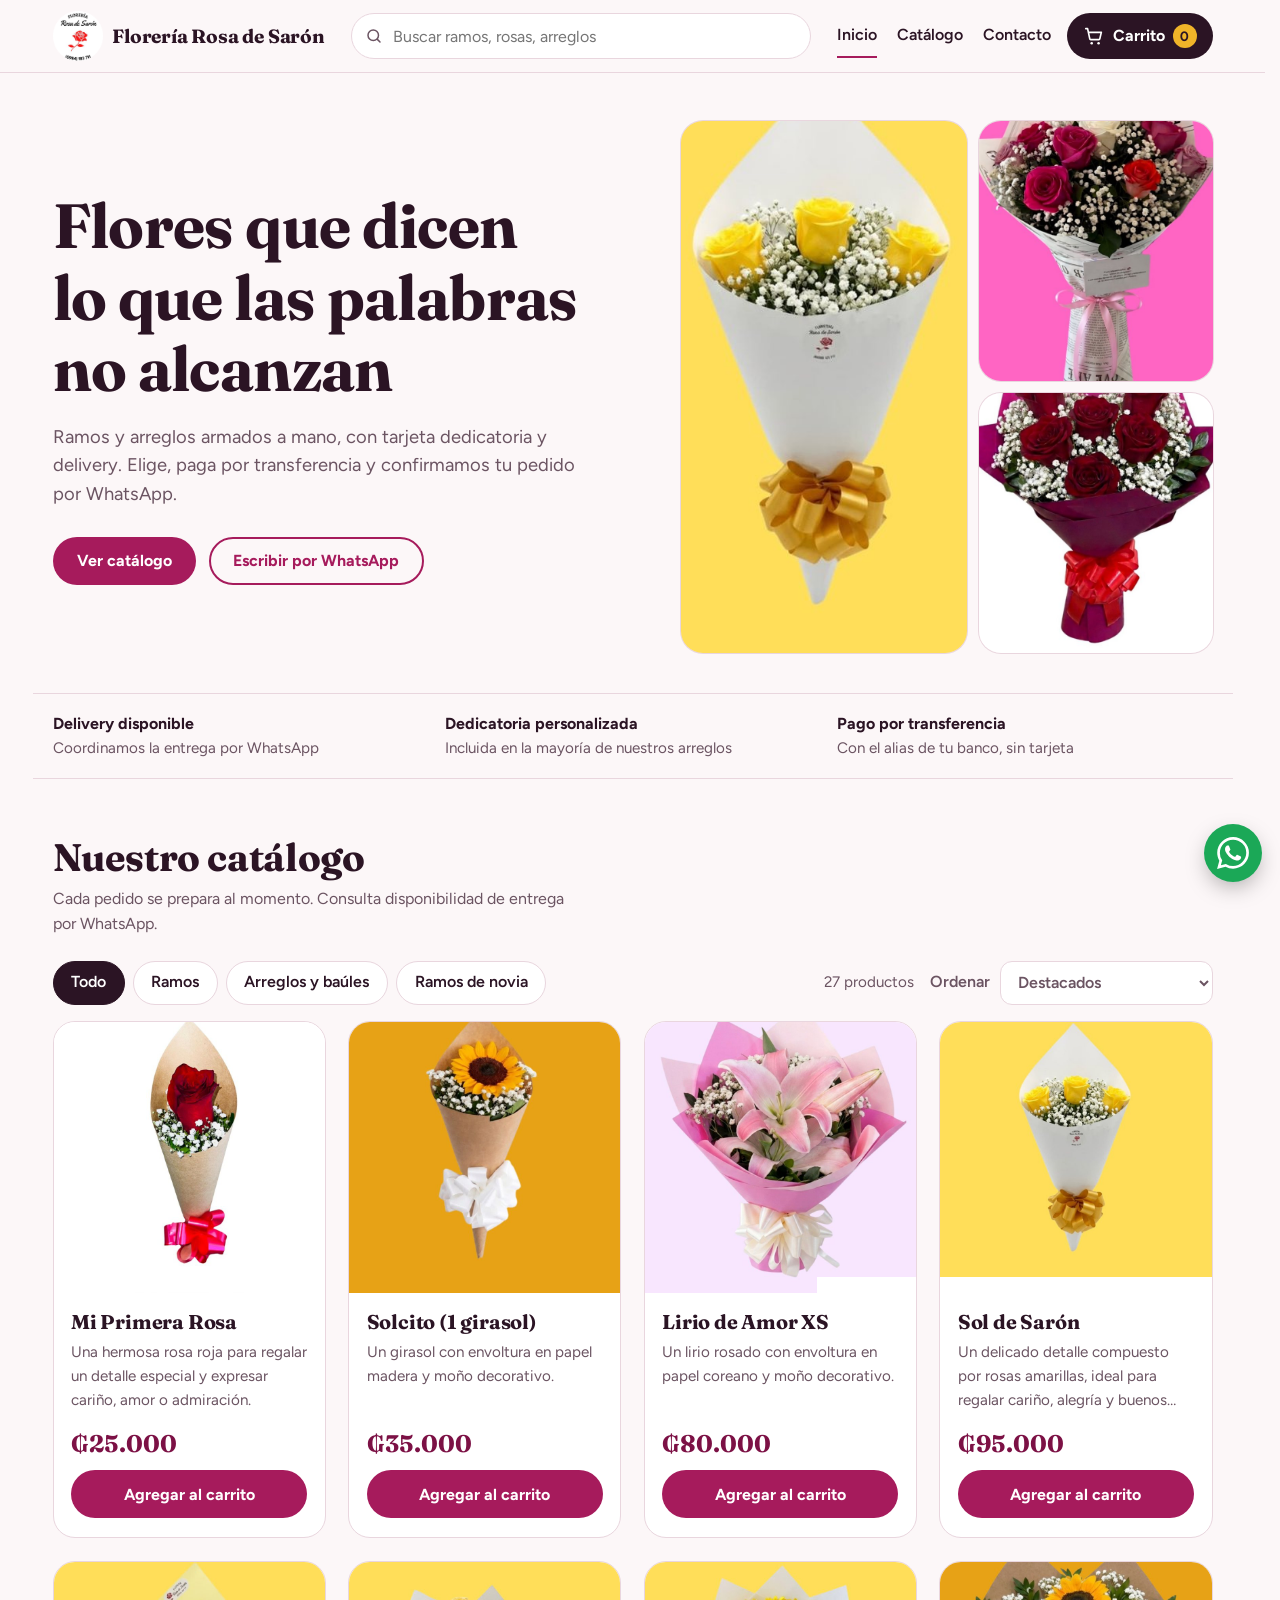
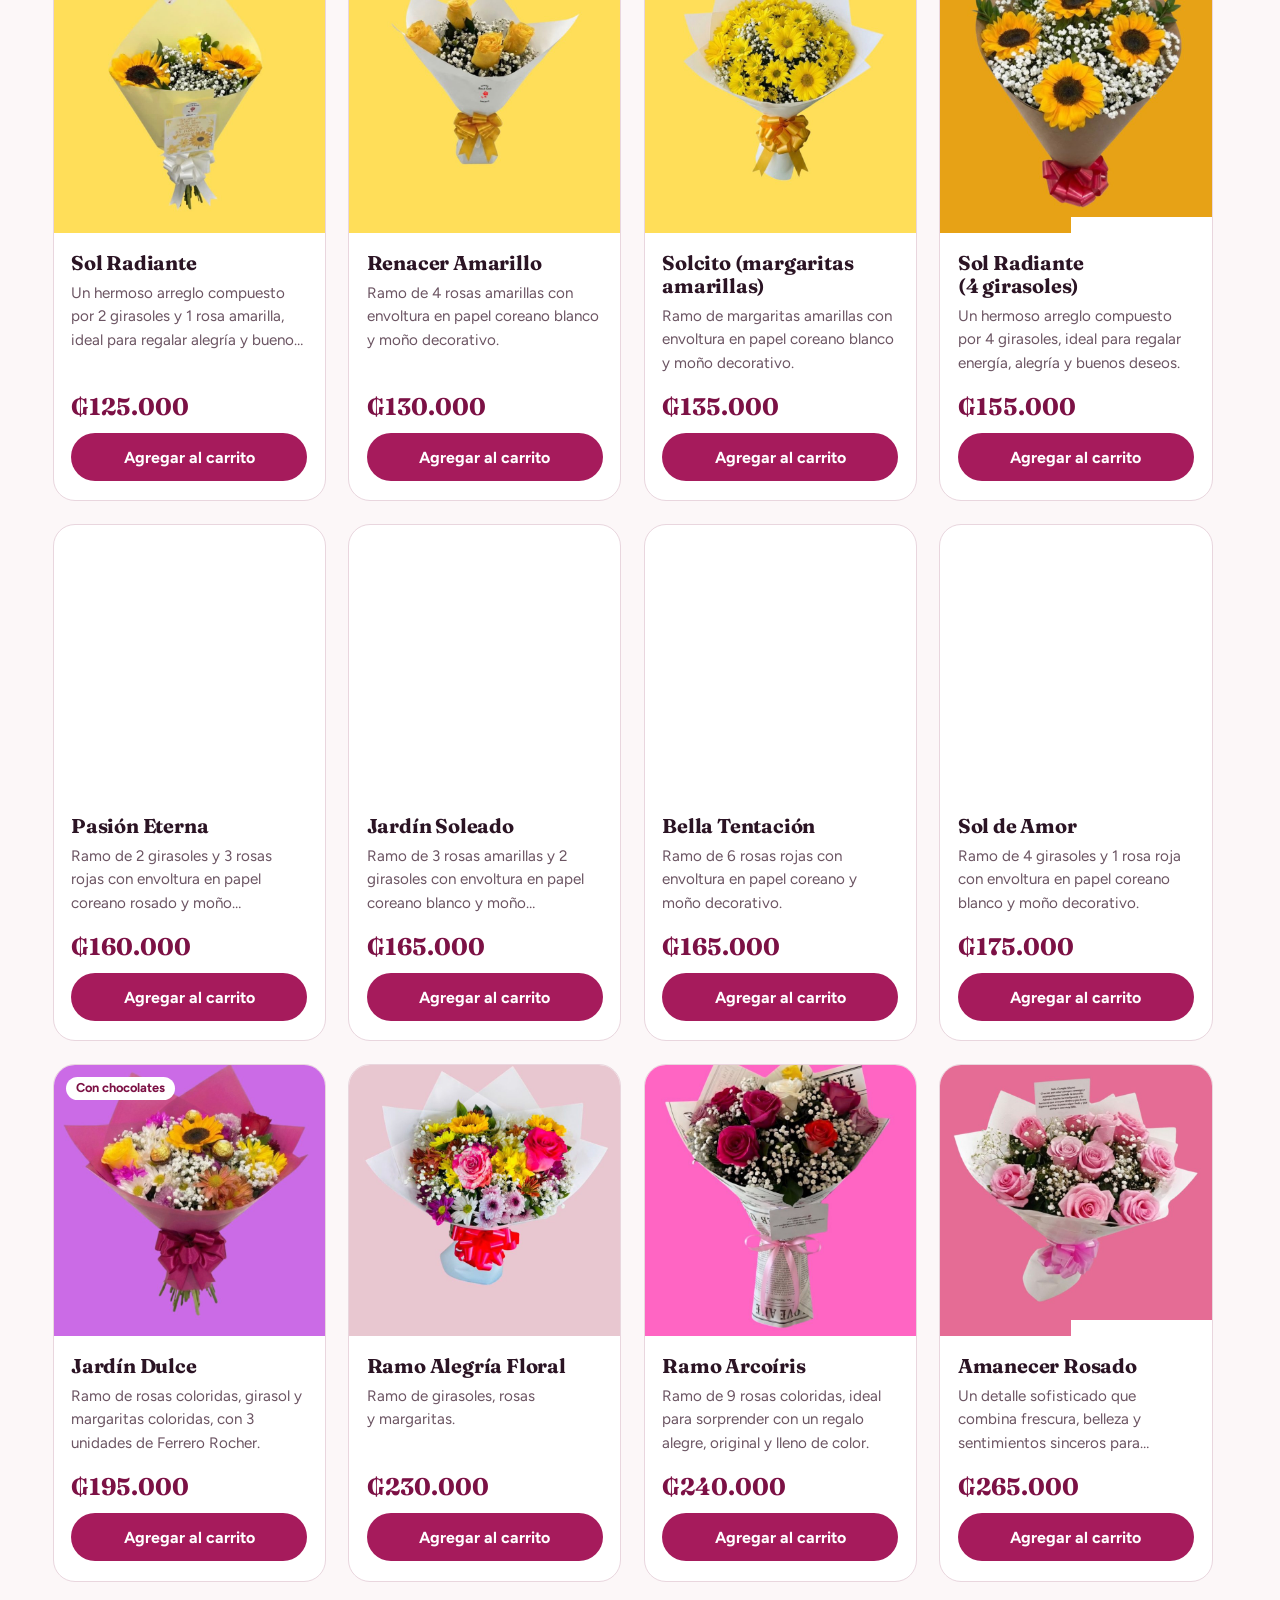
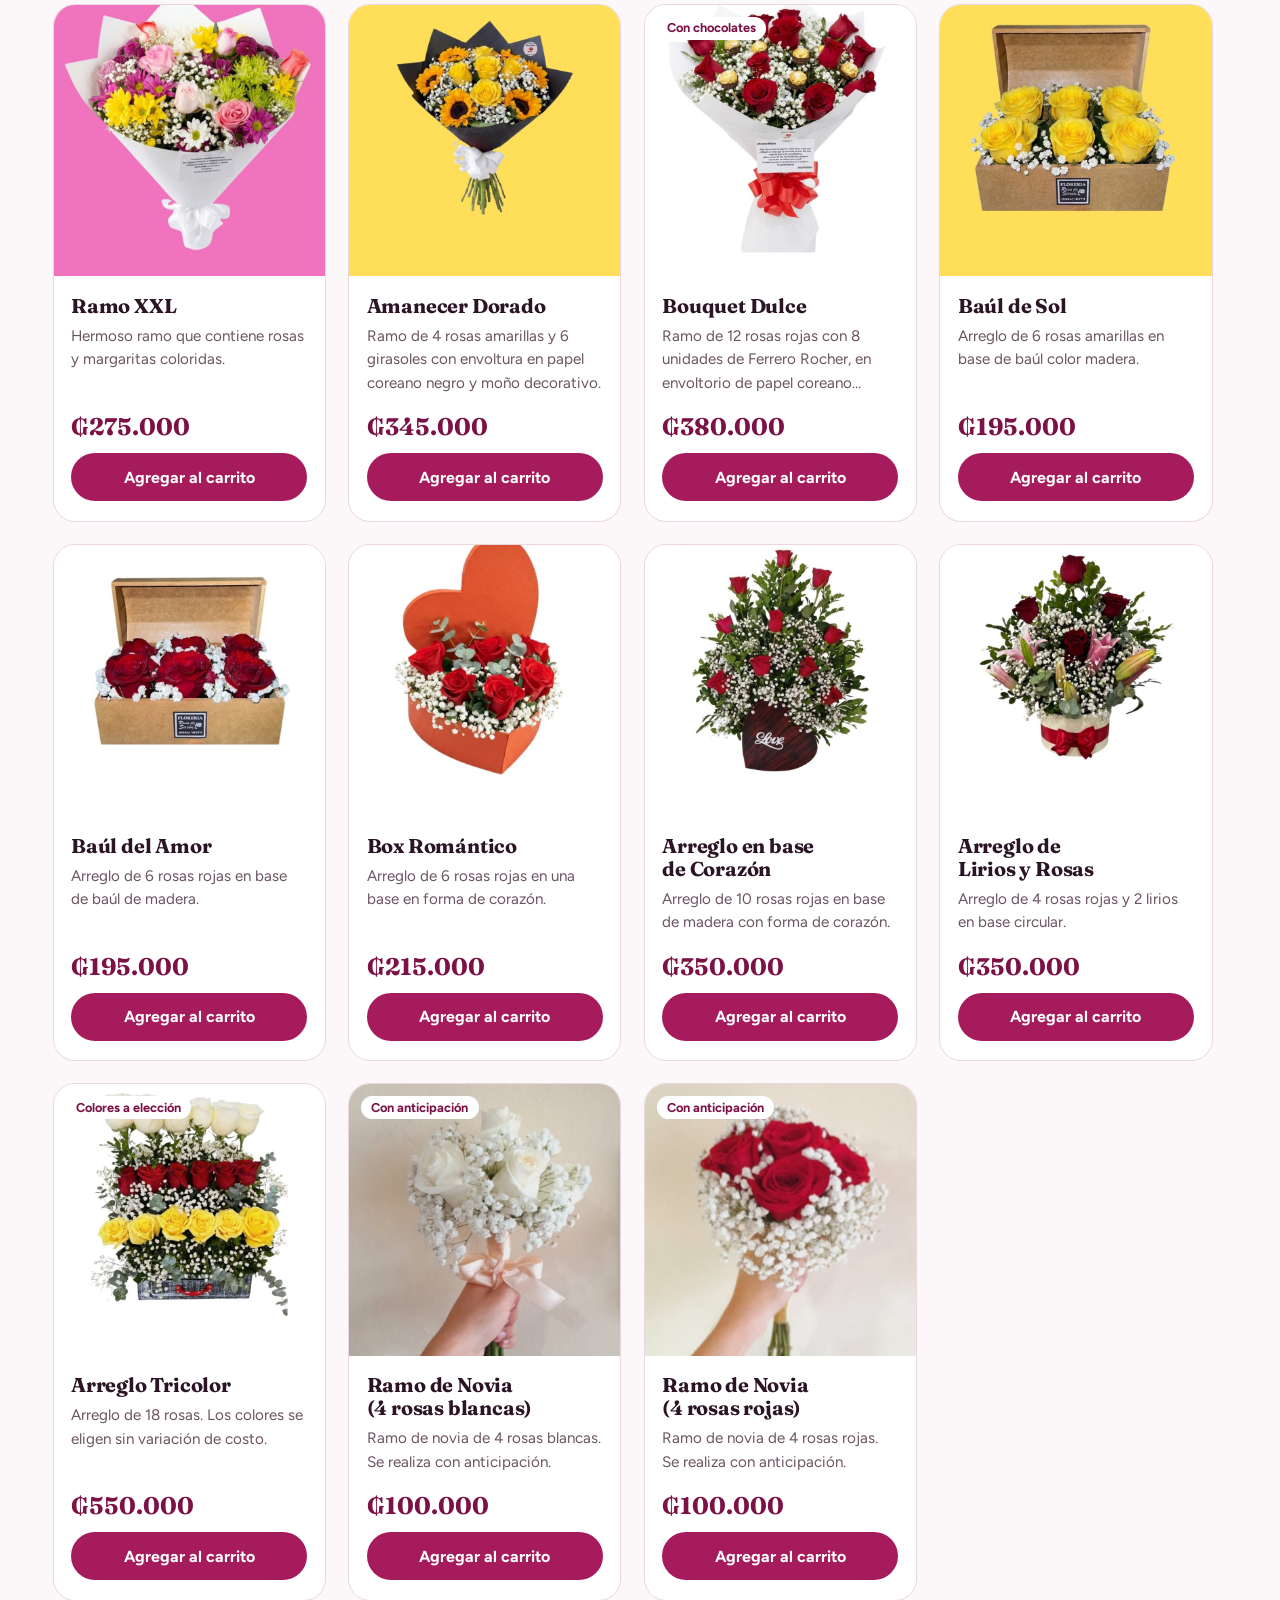
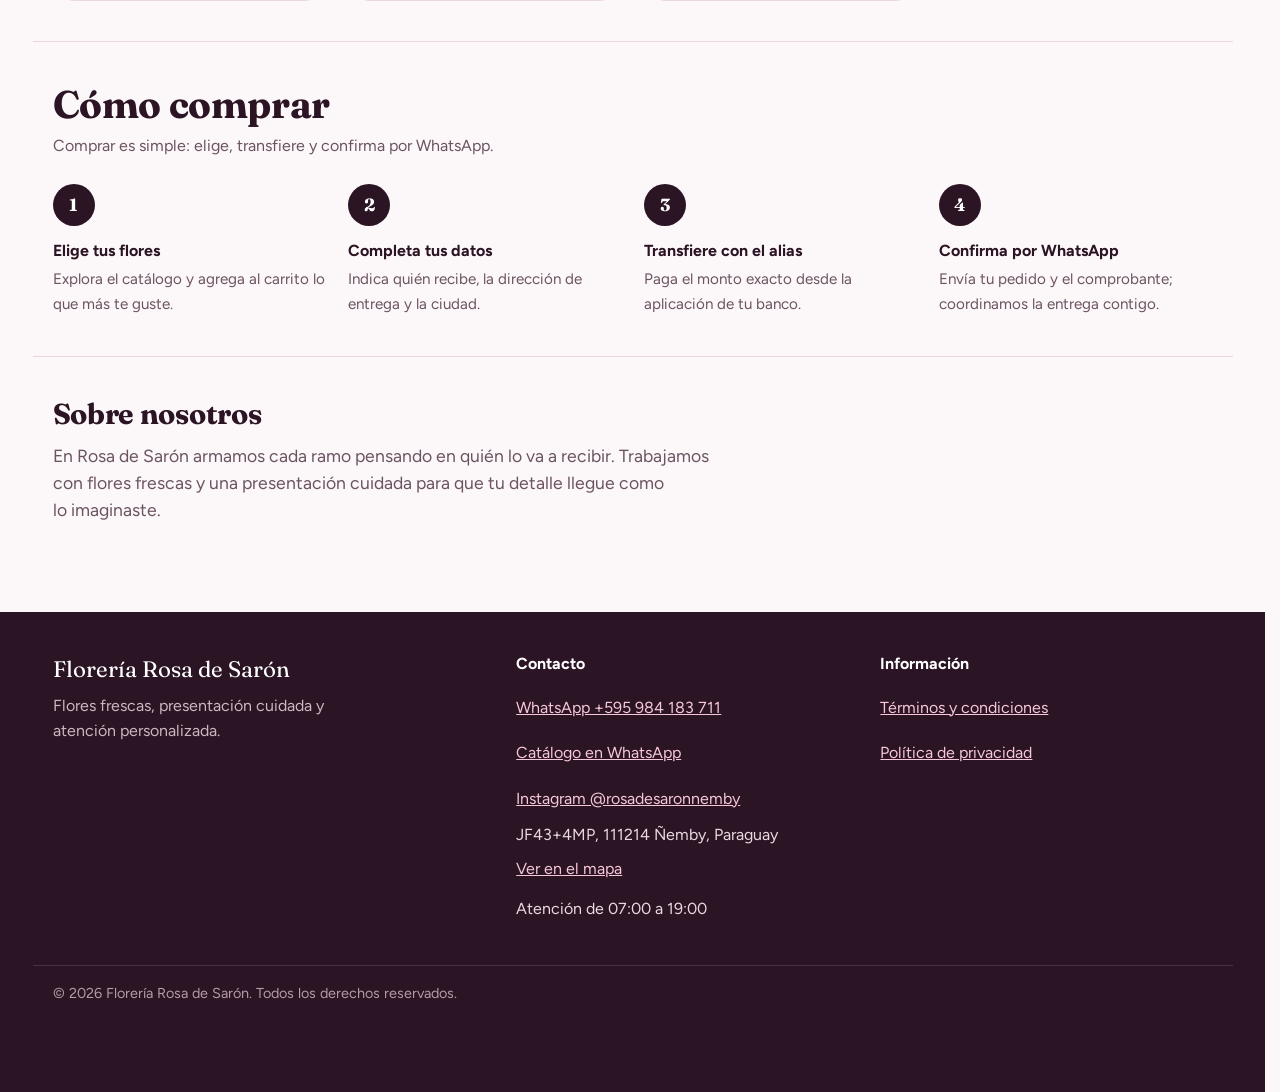
<file: index.html>
<!doctype html>
<html lang="es">
<head>
  <meta charset="utf-8">
  <meta name="viewport" content="width=device-width, initial-scale=1, viewport-fit=cover">
  <title>Florería Rosa de Sarón · Flores con mensaje, entregadas con cariño</title>
  <meta name="description" content="Ramos, arreglos y baúles de rosas, girasoles y más, con dedicatoria y delivery. Elige, paga por transferencia y confirma tu pedido por WhatsApp.">
  <meta name="theme-color" content="#A61B5C">
  <meta name="format-detection" content="telephone=no">

  <!-- Vista previa al compartir el enlace (WhatsApp, Facebook, etc.).
       Al publicar la tienda, agrega también la imagen con la dirección completa, por ejemplo:
       <meta property="og:image" content="https://TU-USUARIO.github.io/tienda/img/logo.png"> -->
  <meta property="og:type" content="website">
  <meta property="og:locale" content="es_PY">
  <meta property="og:site_name" content="Florería Rosa de Sarón">
  <meta property="og:title" content="Florería Rosa de Sarón · Ramos y arreglos con delivery">
  <meta property="og:description" content="Elige tu ramo o arreglo, paga por transferencia y confirma tu pedido por WhatsApp.">
  <meta name="twitter:card" content="summary">

  <link rel="icon" type="image/png" sizes="32x32" href="img/favicon-32.png">
  <link rel="apple-touch-icon" href="img/apple-touch-icon.png">

  <link rel="preconnect" href="https://fonts.googleapis.com">
  <link rel="preconnect" href="https://fonts.gstatic.com" crossorigin>
  <link href="https://fonts.googleapis.com/css2?family=Fraunces:opsz,wght@9..144,700&family=Figtree:wght@400;600;700&display=swap" rel="stylesheet">
  <link rel="stylesheet" href="css/styles.css">
</head>
<body>
  <a class="skip" href="#main">Saltar al contenido</a>

  <header class="site-header" id="siteHeader">
    <div class="header-inner">
      <a class="brand" href="#/" aria-label="Ir al inicio">
        <span class="brand-mark" id="brandMark"></span>
        <span class="brand-name" id="brandName"></span>
      </a>

      <form class="search" id="searchForm" role="search">
        <svg viewBox="0 0 24 24" width="18" height="18" aria-hidden="true"><circle cx="11" cy="11" r="7" fill="none" stroke="currentColor" stroke-width="2"/><path d="M20 20l-3.5-3.5" stroke="currentColor" stroke-width="2" stroke-linecap="round"/></svg>
        <input id="searchInput" type="search" placeholder="Buscar ramos, rosas, arreglos" aria-label="Buscar productos" autocomplete="off" enterkeyhint="search">
      </form>

      <nav class="nav" aria-label="Principal" id="mainNav">
        <a href="#/">Inicio</a>
        <a href="#/catalogo">Catálogo</a>
        <a href="#/contacto">Contacto</a>
      </nav>

      <button class="icon-btn search-toggle" type="button" id="searchToggle" aria-expanded="false" aria-controls="searchForm" aria-label="Buscar productos">
        <svg class="ic-search" viewBox="0 0 24 24" width="20" height="20" aria-hidden="true"><circle cx="11" cy="11" r="7" fill="none" stroke="currentColor" stroke-width="2"/><path d="M20 20l-3.5-3.5" stroke="currentColor" stroke-width="2" stroke-linecap="round"/></svg>
        <svg class="ic-close" viewBox="0 0 24 24" width="20" height="20" aria-hidden="true"><path d="M6 6l12 12M18 6L6 18" stroke="currentColor" stroke-width="2" stroke-linecap="round"/></svg>
      </button>

      <button class="cart-btn" type="button" data-action="open-cart" aria-label="Abrir carrito">
        <svg viewBox="0 0 24 24" width="22" height="22" aria-hidden="true"><path d="M3 4h2l2.4 11.2a1 1 0 0 0 1 .8h8.9a1 1 0 0 0 1-.8L20 8H6.2" fill="none" stroke="currentColor" stroke-width="1.8" stroke-linecap="round" stroke-linejoin="round"/><circle cx="9.5" cy="20" r="1.4" fill="currentColor"/><circle cx="17" cy="20" r="1.4" fill="currentColor"/></svg>
        <span class="cart-label">Carrito</span>
        <span class="cart-count" id="cartCount" aria-live="polite">0</span>
      </button>
    </div>
  </header>

  <main id="main" tabindex="-1">

    <!-- INICIO + CATÁLOGO -->
    <section class="view" data-view="home">
      <div class="hero">
        <div class="hero-copy">
          <h1 id="heroTitle"></h1>
          <p id="heroText"></p>
          <div class="hero-actions">
            <a class="btn btn-primary" id="heroCta" href="#/catalogo"></a>
            <a class="btn btn-ghost" id="heroWa" href="#" target="_blank" rel="noopener">Escribir por WhatsApp</a>
          </div>
        </div>
        <div class="hero-art" id="heroArt" aria-hidden="true"></div>
      </div>

      <ul class="perks" id="perks"></ul>

      <section class="catalog" id="catalogo" aria-labelledby="catalogTitle">
        <div class="section-head">
          <h2 id="catalogTitle"></h2>
          <p id="catalogText"></p>
        </div>

        <div class="toolbar">
          <div class="chips" id="chips" role="group" aria-label="Filtrar por categoría"></div>
          <div class="toolbar-row">
            <p class="results" id="results" aria-live="polite"></p>
            <label class="sort">
              <span>Ordenar</span>
              <select id="sortSelect" aria-label="Ordenar productos">
                <option value="default">Destacados</option>
                <option value="price-asc">Precio: menor a mayor</option>
                <option value="price-desc">Precio: mayor a menor</option>
                <option value="name">Nombre (A–Z)</option>
              </select>
            </label>
          </div>
        </div>

        <div class="grid" id="grid"></div>
      </section>

      <section class="howto" aria-labelledby="howToTitle">
        <div class="section-head">
          <h2 id="howToTitle"></h2>
          <p id="howToText"></p>
        </div>
        <ol id="howToList"></ol>
      </section>

      <section class="about">
        <h2 id="aboutTitle"></h2>
        <p id="aboutText"></p>
      </section>
    </section>

    <!-- CHECKOUT -->
    <section class="view" data-view="checkout" hidden>
      <div class="wrap" id="checkoutRoot"></div>
    </section>

    <!-- TÉRMINOS -->
    <section class="view" data-view="terminos" hidden>
      <article class="wrap legal" id="termsRoot"></article>
    </section>

    <!-- PRIVACIDAD -->
    <section class="view" data-view="privacidad" hidden>
      <article class="wrap legal" id="privacyRoot"></article>
    </section>
  </main>

  <footer class="site-footer" id="contacto">
    <div class="footer-inner">
      <div>
        <p class="footer-brand" id="footBrand"></p>
        <p class="footer-text" id="footText"></p>
      </div>
      <div>
        <p class="footer-h">Contacto</p>
        <ul class="footer-list" id="footContact"></ul>
      </div>
      <div>
        <p class="footer-h">Información</p>
        <ul class="footer-list">
          <li><a href="#/terminos">Términos y condiciones</a></li>
          <li><a href="#/privacidad">Política de privacidad</a></li>
        </ul>
        <ul class="footer-list social" id="footSocial"></ul>
      </div>
    </div>
    <p class="copyright" id="copyright"></p>
  </footer>

  <a class="wa-fab" id="waFab" href="#" target="_blank" rel="noopener" aria-label="Escribir por WhatsApp" hidden>
    <svg viewBox="0 0 24 24" aria-hidden="true"><path d="M17.472 14.382c-.297-.149-1.758-.867-2.03-.967-.273-.099-.471-.148-.67.15-.197.297-.767.966-.94 1.164-.173.199-.347.223-.644.075-.297-.15-1.255-.463-2.39-1.475-.883-.788-1.48-1.761-1.653-2.059-.173-.297-.018-.458.13-.606.134-.133.298-.347.446-.52.149-.174.198-.298.298-.497.099-.198.05-.371-.025-.52-.075-.149-.669-1.612-.916-2.207-.242-.579-.487-.5-.669-.51-.173-.008-.371-.01-.57-.01-.198 0-.52.074-.792.372-.272.297-1.04 1.016-1.04 2.479 0 1.462 1.065 2.875 1.213 3.074.149.198 2.096 3.2 5.077 4.487.709.306 1.262.489 1.694.625.712.227 1.36.195 1.871.118.571-.085 1.758-.719 2.006-1.413.248-.694.248-1.289.173-1.413-.074-.124-.272-.198-.57-.347m-5.421 7.403h-.004a9.87 9.87 0 01-5.031-1.378l-.361-.214-3.741.982.998-3.648-.235-.374a9.86 9.86 0 01-1.51-5.26c.001-5.45 4.436-9.884 9.888-9.884 2.64 0 5.122 1.03 6.988 2.898a9.825 9.825 0 012.893 6.994c-.003 5.45-4.437 9.884-9.885 9.884m8.413-18.297A11.815 11.815 0 0012.05 0C5.495 0 .16 5.335.157 11.892c0 2.096.547 4.142 1.588 5.945L.057 24l6.305-1.654a11.882 11.882 0 005.683 1.448h.005c6.554 0 11.89-5.335 11.893-11.893a11.821 11.821 0 00-3.48-8.413z"/></svg>
  </a>

  <!-- Detalle de producto -->
  <dialog id="productDialog" class="modal" aria-labelledby="pdName"></dialog>

  <!-- Carrito -->
  <dialog id="cartDrawer" class="drawer" aria-labelledby="cartTitle">
    <div class="drawer-head">
      <h2 id="cartTitle">Tu carrito</h2>
      <button type="button" class="icon-btn" data-action="close-cart" aria-label="Cerrar carrito">✕</button>
    </div>
    <div class="drawer-body" id="cartBody"></div>
    <div class="drawer-foot" id="cartFoot"></div>
  </dialog>

  <div class="toast" id="toast" popover="manual" role="status" aria-live="polite"></div>

  <noscript><p style="padding:2rem;text-align:center">Esta tienda necesita JavaScript para funcionar.</p></noscript>

  <script src="js/config.js"></script>
  <script src="js/products.js"></script>
  <script src="js/legal.js"></script>
  <script src="js/app.js"></script>
</body>
</html>
</file>
<file: css/styles.css>
/* ==========================================================================
   Florería Rosa de Sarón — estilos
   Los colores y tipografías están en :root: cámbialos ahí.
   ========================================================================== */

:root {
  --paper: #FCF7F8;
  --white: #FFFFFF;
  --blush: #F6E6EC;
  --petal: #EBC4D3;
  --ink: #2B1424;
  --muted: #6B5462;
  --line: #E9D6DE;
  --magenta: #A61B5C;
  --magenta-d: #7C1145;
  --leaf: #2E5B3B;
  --sun: #F0B429;
  --ok: #1F7A4D;
  --err: #B3261E;
  --wa: #1BA857;
  --r-lg: 22px;
  --r-md: 14px;
  --f-display: 'Fraunces', Georgia, 'Times New Roman', serif;
  --f-body: 'Figtree', system-ui, -apple-system, 'Segoe UI', Roboto, sans-serif;
  --maxw: 1200px;
  --gutter: 1.25rem;
}

*, *::before, *::after { box-sizing: border-box; }
html { scroll-behavior: smooth; scroll-padding-top: 88px; scrollbar-gutter: stable; -webkit-text-size-adjust: 100%; }
body {
  margin: 0;
  font-family: var(--f-body);
  font-size: 1rem;
  line-height: 1.55;
  color: var(--ink);
  background: var(--paper);
  -webkit-font-smoothing: antialiased;
  text-rendering: optimizeLegibility;
}
body:has(dialog[open]) { overflow: hidden; }
img, svg { max-width: 100%; }
button, input, select, textarea { font: inherit; color: inherit; }
a { color: var(--magenta); }
h1, h2, h3 { font-family: var(--f-display); font-weight: 700; line-height: 1.15; margin: 0; letter-spacing: -.01em; text-wrap: balance; }
p { text-wrap: pretty; }
[hidden] { display: none !important; }
::selection { background: var(--petal); color: var(--ink); }
:focus-visible { outline: 3px solid var(--magenta); outline-offset: 2px; border-radius: 6px; }

.skip { position: absolute; left: -999px; top: 8px; background: var(--ink); color: #fff; padding: .6rem 1rem; border-radius: 8px; z-index: 100; }
.skip:focus { left: 8px; }

.wrap { max-width: var(--maxw); margin: 0 auto; padding: 2rem var(--gutter) 4rem; }

/* ---------- Botones ---------- */
.btn {
  display: inline-flex; align-items: center; justify-content: center; gap: .5rem;
  min-height: 48px; padding: .7rem 1.4rem; border-radius: 999px; border: 2px solid transparent;
  font-weight: 700; font-size: 1rem; line-height: 1.2; text-decoration: none; cursor: pointer; text-align: center;
  transition: background-color .2s, color .2s, border-color .2s, transform .15s;
}
.btn:active { transform: scale(.98); }
.btn-primary { background: var(--magenta); color: #fff; }
.btn-primary:hover { background: var(--magenta-d); }
.btn-ghost { background: transparent; color: var(--magenta); border-color: var(--magenta); }
.btn-ghost:hover { background: var(--blush); }
.btn-block { width: 100%; }
.btn[disabled] { opacity: .5; cursor: not-allowed; }
.btn-text { background: none; border: 0; color: var(--muted); text-decoration: underline; cursor: pointer; padding: .5rem; min-height: 44px; }
.btn-text:hover { color: var(--magenta); }
.btn-text.confirming { color: var(--err); font-weight: 700; }
.icon-btn { width: 44px; height: 44px; border-radius: 50%; border: 1px solid var(--line); background: var(--white); cursor: pointer; font-size: 1rem; display: inline-grid; place-items: center; }
.icon-btn:hover { background: var(--blush); }

/* ---------- Encabezado ---------- */
.site-header { position: sticky; top: 0; z-index: 30; background: rgba(252, 247, 248, .94); -webkit-backdrop-filter: blur(10px); backdrop-filter: blur(10px); border-bottom: 1px solid var(--line); }
.header-inner {
  max-width: var(--maxw); margin: 0 auto; padding: .7rem var(--gutter);
  display: grid; grid-template-columns: auto 1fr auto auto; align-items: center; gap: 1rem;
}
.brand { display: flex; align-items: center; gap: .6rem; text-decoration: none; color: var(--ink); min-width: 0; }
.brand-mark { width: 50px; height: 50px; display: grid; place-items: center; flex: none; }
.brand-mark img, .brand-mark svg { width: 100%; height: 100%; object-fit: contain; }
.brand-name { font-family: var(--f-display); font-weight: 700; font-size: 1.2rem; letter-spacing: -.01em; line-height: 1.15; }

.search { position: relative; max-width: 460px; width: 100%; justify-self: center; }
.search svg { position: absolute; left: 14px; top: 50%; transform: translateY(-50%); color: var(--muted); pointer-events: none; }
.search input {
  width: 100%; height: 46px; padding: 0 1rem 0 2.6rem; border-radius: 999px;
  border: 1px solid var(--line); background: var(--white);
}
.search input:focus { outline: none; border-color: var(--magenta); box-shadow: 0 0 0 3px rgba(166, 27, 92, .18); }

.nav { display: flex; gap: 1.25rem; }
.nav a { text-decoration: none; color: var(--ink); font-weight: 600; min-height: 44px; display: inline-flex; align-items: center; border-bottom: 2px solid transparent; }
.nav a:hover, .nav a[aria-current="page"] { border-bottom-color: var(--magenta); }

.search-toggle { display: none; position: relative; }
.search-toggle.has-query::after { content: ''; position: absolute; top: 7px; right: 7px; width: 10px; height: 10px; border-radius: 50%; background: var(--magenta); border: 2px solid var(--white); }
.search-toggle .ic-close { display: none; }
.search-toggle[aria-expanded="true"] .ic-search { display: none; }
.search-toggle[aria-expanded="true"] .ic-close { display: block; }

.cart-btn {
  position: relative; display: inline-flex; align-items: center; gap: .5rem;
  min-height: 46px; padding: 0 1rem; border-radius: 999px; border: 0; cursor: pointer;
  background: var(--ink); color: #fff; font-weight: 700;
}
.cart-btn:hover { background: var(--magenta-d); }
.cart-count { min-width: 24px; height: 24px; padding: 0 6px; display: grid; place-items: center; border-radius: 999px; background: var(--sun); color: var(--ink); font-size: .85rem; font-variant-numeric: tabular-nums; }
.cart-count.bump { animation: bump .35s ease; }
@keyframes bump { 50% { transform: scale(1.35); } }

/* ---------- Portada ---------- */
.hero {
  max-width: var(--maxw); margin: 0 auto; padding: 3rem var(--gutter) 2.5rem;
  display: grid; grid-template-columns: 1.05fr .95fr; gap: 2.5rem; align-items: center;
}
.hero h1 { font-size: clamp(2.2rem, 5.2vw, 3.9rem); max-width: 16ch; }
.hero p { font-size: 1.15rem; color: var(--muted); max-width: 46ch; margin: 1.1rem 0 1.8rem; }
.hero-actions { display: flex; flex-wrap: wrap; gap: .8rem; }
.hero-art { display: grid; place-items: center; }
.hero-art > svg { width: min(100%, 460px); height: auto; animation: bloom 1.2s cubic-bezier(.2, .7, .2, 1) both; }
@keyframes bloom { from { opacity: 0; transform: scale(.82) rotate(-10deg); } to { opacity: 1; transform: none; } }

.hero-collage {
  display: grid; grid-template-columns: 1.1fr .9fr; grid-template-rows: 1fr 1fr; gap: 12px;
  width: min(100%, 540px); aspect-ratio: 1 / 1;
}
.hero-collage .tile { border-radius: var(--r-lg); overflow: hidden; background: var(--blush); box-shadow: 0 0 0 1px var(--line); animation: rise .7s cubic-bezier(.2, .7, .2, 1) both; animation-delay: calc(var(--i) * 120ms); }
.hero-collage .tile:first-child { grid-row: 1 / 3; }
.hero-collage img { width: 100%; height: 100%; object-fit: cover; display: block; transform: scale(1.18); }

.perks {
  max-width: var(--maxw); margin: 0 auto 1rem; padding: 1.1rem var(--gutter); list-style: none;
  display: grid; grid-template-columns: repeat(3, 1fr); gap: 1rem;
  border-top: 1px solid var(--line); border-bottom: 1px solid var(--line);
}
.perks li { display: flex; flex-direction: column; }
.perks strong { font-weight: 700; }
.perks span { color: var(--muted); font-size: .95rem; }

/* ---------- Catálogo ---------- */
.catalog, .howto, .about { max-width: var(--maxw); margin: 0 auto; padding: 2.5rem var(--gutter); }
.section-head h2 { font-size: clamp(1.7rem, 3.4vw, 2.4rem); }
.section-head p { color: var(--muted); margin: .5rem 0 0; max-width: 60ch; }

.toolbar { display: flex; flex-wrap: wrap; gap: .75rem 1rem; align-items: center; justify-content: space-between; margin: 1.5rem 0 1rem; }
.chips { display: flex; flex-wrap: wrap; gap: .5rem; min-width: 0; }
.chip {
  min-height: 44px; padding: 0 1.1rem; border-radius: 999px; border: 1px solid var(--line);
  background: var(--white); cursor: pointer; font-weight: 600; white-space: nowrap; flex: none;
}
.chip:hover { border-color: var(--magenta); }
.chip[aria-pressed="true"] { background: var(--ink); border-color: var(--ink); color: #fff; }
.toolbar-row { display: flex; align-items: center; gap: 1rem; }
.results { color: var(--muted); font-size: .95rem; margin: 0; white-space: nowrap; }
.sort { display: flex; align-items: center; gap: .6rem; color: var(--muted); font-weight: 600; }
.sort select { min-height: 44px; padding: 0 .8rem; border-radius: 12px; border: 1px solid var(--line); background: var(--white); max-width: 100%; }

.grid { display: grid; grid-template-columns: repeat(auto-fill, minmax(250px, 1fr)); gap: 1.4rem; }
.card { display: flex; flex-direction: column; background: var(--white); border: 1px solid var(--line); border-radius: var(--r-lg); overflow: hidden; min-width: 0; }
.card-media {
  position: relative; display: block; width: 100%; aspect-ratio: 1 / 1; padding: 0; border: 0; cursor: pointer; overflow: hidden;
  background: linear-gradient(160deg, var(--bg1, #FBE7EC), var(--bg2, #F4C6D2));
}
.card-media:focus-visible { outline-offset: -4px; border-radius: 0; }
.card-media svg, .card-media img { width: 100%; height: 100%; object-fit: cover; display: block; transition: transform .5s cubic-bezier(.2, .7, .2, 1); }
.card-media:hover svg, .card-media:hover img { transform: scale(1.04); }
.tags { position: absolute; left: 12px; top: 12px; right: 12px; display: flex; flex-wrap: wrap; gap: .35rem; pointer-events: none; }
.tag { background: var(--white); color: var(--magenta-d); font-size: .8rem; font-weight: 700; padding: .2rem .65rem; border-radius: 999px; line-height: 1.3; }
.tag.off { background: var(--magenta); color: #fff; }
.soldout { position: absolute; inset: 0; display: grid; place-items: center; background: rgba(43, 20, 36, .55); color: #fff; font-family: var(--f-display); font-size: 1.4rem; }
.card-body { display: flex; flex-direction: column; gap: .5rem; padding: 1.1rem 1.1rem 1.2rem; flex: 1; }
.card h3 { font-size: 1.25rem; }
.card .desc { margin: 0; color: var(--muted); font-size: .95rem; display: -webkit-box; -webkit-line-clamp: 3; line-clamp: 3; -webkit-box-orient: vertical; overflow: hidden; }
.lbl-short { display: none; }
.price { display: flex; align-items: baseline; flex-wrap: wrap; gap: .1rem .6rem; margin-top: auto; padding-top: .3rem; font-variant-numeric: tabular-nums; }
.price strong { font-family: var(--f-display); font-size: 1.5rem; color: var(--magenta-d); }
.price s { color: var(--muted); font-size: .95rem; }
.stock-low { color: var(--err); font-size: .85rem; font-weight: 600; margin: 0; }
.empty-state { grid-column: 1 / -1; text-align: center; padding: 3rem 1rem; color: var(--muted); display: grid; gap: 1rem; justify-items: center; }

/* ---------- Cómo comprar ---------- */
.howto { border-top: 1px solid var(--line); }
.howto ol { list-style: none; margin: 1.6rem 0 0; padding: 0; display: grid; grid-template-columns: repeat(4, 1fr); gap: 1.4rem; counter-reset: paso; }
.howto li { counter-increment: paso; }
.howto li::before {
  content: counter(paso); display: grid; place-items: center; width: 42px; height: 42px; border-radius: 50%;
  background: var(--ink); color: #fff; font-family: var(--f-display); font-weight: 700; font-size: 1.1rem; margin-bottom: .8rem;
}
.howto strong { display: block; margin-bottom: .2rem; }
.howto li span { color: var(--muted); font-size: .95rem; }

.about { border-top: 1px solid var(--line); }
.about h2 { font-size: 1.8rem; margin-bottom: .7rem; }
.about p { max-width: 62ch; color: var(--muted); font-size: 1.1rem; margin: 0; }

/* ---------- Diálogos ---------- */
dialog { color: var(--ink); }
dialog::backdrop { background: rgba(43, 20, 36, .55); }
.modal { width: min(92vw, 860px); max-width: 92vw; max-height: 92vh; max-height: 92dvh; padding: 0; border: 0; border-radius: var(--r-lg); background: var(--paper); overflow: auto; animation: rise .25s ease; }
@keyframes rise { from { opacity: 0; transform: translateY(14px); } to { opacity: 1; transform: none; } }
.pd { display: grid; grid-template-columns: 1fr 1fr; align-items: start; }
.pd-media { position: relative; aspect-ratio: 1 / 1; background: linear-gradient(160deg, var(--bg1, #FBE7EC), var(--bg2, #F4C6D2)); }
.pd-media svg, .pd-media img { width: 100%; height: 100%; object-fit: cover; display: block; }
.pd-info { padding: 1.6rem; display: flex; flex-direction: column; gap: .9rem; }
.pd-info h2 { font-size: 1.9rem; }
.pd-info p { margin: 0; }
.pd-info ul { margin: .4rem 0 0; padding: 0; list-style: none; }
.pd-info li { padding: .25rem 0; }
.pd-close { position: absolute; right: 12px; top: 12px; z-index: 2; }

.drawer {
  margin: 0 0 0 auto; height: 100dvh; max-height: 100dvh; width: min(100vw, 430px); max-width: 100vw; padding: 0; border: 0;
  background: var(--paper); flex-direction: column; animation: slide .28s cubic-bezier(.2, .7, .2, 1);
}
.drawer[open] { display: flex; }
@keyframes slide { from { transform: translateX(40px); opacity: 0; } to { transform: none; opacity: 1; } }
.drawer-head { display: flex; justify-content: space-between; align-items: center; padding: 1rem 1.25rem; border-bottom: 1px solid var(--line); }
.drawer-head h2 { font-size: 1.4rem; }
.drawer-body { flex: 1; overflow: auto; padding: 1rem 1.25rem; }
.drawer-foot { padding: 1rem 1.25rem calc(1.25rem + env(safe-area-inset-bottom, 0px)); border-top: 1px solid var(--line); background: var(--white); display: grid; gap: .6rem; }

.line { display: grid; grid-template-columns: 64px 1fr; gap: .9rem; padding: .9rem 0; border-bottom: 1px solid var(--line); }
.line-thumb { width: 64px; height: 64px; border-radius: 12px; overflow: hidden; background: linear-gradient(160deg, var(--bg1, #FBE7EC), var(--bg2, #F4C6D2)); }
.line-thumb svg, .line-thumb img { width: 100%; height: 100%; object-fit: cover; display: block; }
.line-name { font-weight: 700; }
.line-meta { color: var(--muted); font-size: .9rem; font-variant-numeric: tabular-nums; }
.line-row { display: flex; align-items: center; justify-content: space-between; gap: .5rem; margin-top: .4rem; font-variant-numeric: tabular-nums; }
.qty { display: inline-flex; align-items: center; border: 1px solid var(--line); border-radius: 999px; background: var(--white); }
.qty button { width: 44px; height: 44px; border: 0; background: none; cursor: pointer; font-size: 1.2rem; border-radius: 50%; }
.qty button:hover { background: var(--blush); }
.qty output { min-width: 28px; text-align: center; font-weight: 700; }
.link-danger { background: none; border: 0; color: var(--err); cursor: pointer; text-decoration: underline; font-size: .9rem; min-height: 44px; padding: 0 .25rem; }
.sum-row { display: flex; justify-content: space-between; gap: 1rem; font-variant-numeric: tabular-nums; }
.sum-row.muted { color: var(--muted); font-size: .95rem; margin-top: .15rem; }
.sum-first { margin-top: .8rem; }
.sum-total { font-size: 1.3rem; font-weight: 700; padding-top: .4rem; border-top: 1px dashed var(--line); }
.sum-total span:last-child { font-family: var(--f-display); color: var(--magenta-d); }
.empty { text-align: center; padding: 2.5rem 0; color: var(--muted); display: grid; gap: 1rem; justify-items: center; }

/* ---------- Checkout ---------- */
.steps { list-style: none; margin: 0 0 1.5rem; padding: 0; display: flex; gap: .5rem; flex-wrap: wrap; }
.step { padding: .35rem .9rem; border-radius: 999px; border: 1px solid var(--line); color: var(--muted); font-weight: 600; font-size: .95rem; background: var(--white); }
.step[aria-current="step"] { background: var(--ink); color: #fff; border-color: var(--ink); }
.step.is-done { color: var(--ok); border-color: var(--ok); }
.co-title { font-size: clamp(1.7rem, 3.4vw, 2.3rem); margin-bottom: 1.2rem; }
.co-grid { display: grid; grid-template-columns: 1.2fr .8fr; gap: 1.6rem; align-items: start; }
.panel { background: var(--white); border: 1px solid var(--line); border-radius: var(--r-lg); padding: 1.4rem; }
.panel h2, .panel h3 { font-size: 1.3rem; margin-bottom: 1rem; }
.field { display: grid; gap: .35rem; margin-bottom: 1rem; }
.field label { font-weight: 600; }
.field input, .field textarea {
  width: 100%; min-height: 48px; padding: .7rem .9rem; border-radius: 12px; border: 1px solid #cdb6c1; background: var(--white);
}
.field textarea { min-height: 96px; resize: vertical; }
.field input:focus, .field textarea:focus { outline: none; border-color: var(--magenta); box-shadow: 0 0 0 3px rgba(166, 27, 92, .18); }
.field .error { color: var(--err); font-size: .9rem; font-weight: 600; }
.field .error:empty { display: none; }
.field.invalid input, .field.invalid textarea { border-color: var(--err); }
.req-note { color: var(--muted); font-size: .88rem; margin: 0 0 1rem; }
.form-foot { color: var(--muted); font-size: .88rem; margin: .8rem 0 0; }
.sum-item { display: flex; justify-content: space-between; gap: 1rem; padding: .45rem 0; border-bottom: 1px solid var(--line); font-size: .95rem; font-variant-numeric: tabular-nums; }
.note { background: var(--blush); border-radius: var(--r-md); padding: .8rem 1rem; font-size: .93rem; color: var(--magenta-d); margin: 1rem 0 0; }
.warn { background: #FFF4D6; color: #6b4a00; border: 1px solid #F0D48A; border-radius: var(--r-md); padding: .8rem 1rem; font-size: .93rem; margin-bottom: 1rem; }
.warn.err { background: #FDE8E6; color: var(--err); border-color: #F3B9B4; }

.pay-title { font-size: 1.05rem; letter-spacing: .04em; font-family: var(--f-body); font-weight: 700; color: var(--magenta-d); margin-bottom: 1rem; text-transform: uppercase; }
.pay-rows { display: grid; gap: .8rem; margin: 0 0 1.2rem; }
.pay-row { display: flex; justify-content: space-between; gap: .3rem 1rem; flex-wrap: wrap; align-items: center; padding-bottom: .7rem; border-bottom: 1px solid var(--line); }
.pay-row dt { color: var(--muted); }
.pay-row dd { margin: 0; font-weight: 700; text-align: right; }
.pay-alias { font-family: ui-monospace, SFMono-Regular, Menlo, Consolas, monospace; font-size: 1.25rem; background: var(--blush); padding: .3rem .7rem; border-radius: 10px; word-break: break-all; }
.pay-amount { font-family: var(--f-display); font-size: 2rem; color: var(--magenta-d); font-variant-numeric: tabular-nums; }
.pay-amount-note { color: var(--muted); font-size: .9rem; margin: -.4rem 0 1.1rem; }
.pay-actions { display: flex; flex-wrap: wrap; gap: .7rem; margin: .5rem 0 1.4rem; }
.pay-actions .btn { flex: 1 1 auto; }
.confirm-box { border-top: 1px dashed var(--line); padding-top: 1.2rem; display: grid; gap: .9rem; }
.confirm-box p { margin: 0; }
.badge-example { display: inline-block; background: #FFF4D6; color: #6b4a00; border: 1px solid #F0D48A; border-radius: 999px; padding: .1rem .6rem; font-size: .78rem; font-weight: 700; margin-left: .5rem; }

.done { text-align: center; max-width: 620px; margin: 0 auto; }
.done-mark { width: 84px; height: 84px; margin: 0 auto 1rem; border-radius: 50%; background: var(--ok); display: grid; place-items: center; animation: rise .4s ease; }
.done h1 { font-size: clamp(1.8rem, 4vw, 2.6rem); }
.done .order-num { font-family: var(--f-display); font-size: 1.6rem; color: var(--magenta-d); margin: .6rem 0 1rem; }
.done ol { text-align: left; margin: 1.4rem auto; padding-left: 1.3rem; display: grid; gap: .5rem; }
.done .panel { text-align: left; margin-top: 1.2rem; }
.done-actions { display: grid; gap: .7rem; margin-top: 1.4rem; }
.status-pill { display: inline-block; background: var(--blush); color: var(--magenta-d); font-weight: 700; padding: .2rem .8rem; border-radius: 999px; }

/* ---------- Legal ---------- */
.legal > * { max-width: 46rem; }
.legal h1 { font-size: clamp(1.9rem, 4vw, 2.6rem); margin-bottom: .4rem; }
.legal .updated { color: var(--muted); margin: 0 0 1.4rem; }
.legal h2 { font-size: 1.35rem; margin: 2rem 0 .5rem; }
.legal p { margin: 0 0 .8rem; }

/* ---------- Pie ---------- */
.site-footer { background: var(--ink); color: #EBD9E2; margin-top: 3rem; }
.footer-inner { max-width: var(--maxw); margin: 0 auto; padding: 2.5rem var(--gutter) 1.5rem; display: grid; grid-template-columns: 1.3fr 1fr 1fr; gap: 2rem; }
.footer-brand { font-family: var(--f-display); font-size: 1.4rem; color: #fff; margin: 0 0 .5rem; }
.footer-text { margin: 0; color: #cdb6c1; max-width: 34ch; }
.footer-h { font-weight: 700; color: #fff; margin: 0 0 .6rem; }
.footer-list { list-style: none; margin: 0 0 1rem; padding: 0; display: grid; gap: .1rem; }
.footer-list li { min-height: 32px; display: flex; align-items: center; }
.footer-list a { min-height: 44px; display: inline-flex; align-items: center; }
.footer-list li.addr { flex-wrap: wrap; gap: 0 .6rem; }
.site-footer a { color: #F6C7DA; }
.site-footer :focus-visible { outline-color: #F6C7DA; }
.copyright { max-width: var(--maxw); margin: 0 auto; padding: 1rem var(--gutter) 5.5rem; border-top: 1px solid rgba(255, 255, 255, .12); color: #b59aa8; font-size: .9rem; }

/* ---------- Botón flotante de WhatsApp ---------- */
.wa-fab {
  position: fixed; right: max(18px, env(safe-area-inset-right)); bottom: max(18px, env(safe-area-inset-bottom)); z-index: 25;
  width: 58px; height: 58px; border-radius: 50%; background: var(--wa); display: grid; place-items: center;
  box-shadow: 0 8px 24px -6px rgba(0, 0, 0, .4); transition: transform .2s, background-color .2s;
}
.wa-fab:hover { background: #158f49; transform: translateY(-2px); }
.wa-fab svg { width: 32px; height: 32px; fill: #fff; }
body[data-route="checkout"] .wa-fab { display: none; }

/* ---------- Aviso ---------- */
.toast {
  position: fixed; inset: auto auto 24px 50%; margin: 0; border: 0; overflow: visible;
  transform: translate(-50%, 30px); opacity: 0; pointer-events: none;
  background: var(--ink); color: #fff; padding: .8rem 1.2rem; border-radius: 14px; font-weight: 600; font-size: .95rem; line-height: 1.35;
  z-index: 200; width: max-content; max-width: min(92vw, 420px); text-align: center;
  transition: opacity .25s, transform .25s;
}
.toast.show { opacity: 1; transform: translate(-50%, 0); }
.toast.ok { background: var(--ok); }
.toast.err { background: var(--err); }

/* ---------- Responsive ---------- */
@media (max-width: 900px) {
  html { scroll-padding-top: 76px; }
  .header-inner { grid-template-columns: 1fr auto auto; gap: .5rem; padding-top: .5rem; padding-bottom: .5rem; }
  .brand-mark { width: 44px; height: 44px; }
  .nav { display: none; }
  .search-toggle { display: inline-grid; }
  .search { display: none; grid-column: 1 / -1; grid-row: 2; max-width: none; margin: .4rem 0 .2rem; }
  .site-header.search-open .search { display: block; }
  html:has(.site-header.search-open) { scroll-padding-top: 130px; }

  .hero { grid-template-columns: 1fr; gap: 1.8rem; padding-top: 1.8rem; padding-bottom: 1.5rem; }
  .hero-art > svg { width: min(70%, 300px); }
  .hero-collage { grid-template-columns: repeat(3, 1fr); grid-template-rows: auto; aspect-ratio: auto; width: 100%; gap: 10px; }
  .hero-collage .tile { aspect-ratio: 4 / 5; }
  .hero-collage .tile:first-child { grid-row: auto; }

  .co-grid, .pd { grid-template-columns: 1fr; }
  .pd-media { max-height: 46vh; aspect-ratio: auto; height: min(100vw, 46vh); }
  .pd-add { position: sticky; bottom: 0; background: var(--paper); padding: .7rem 0 .2rem; margin-top: .2rem; }
  .howto ol { grid-template-columns: 1fr 1fr; }
  .footer-inner { grid-template-columns: 1fr; gap: 1.2rem; }
  .toolbar { flex-direction: column; flex-wrap: nowrap; align-items: stretch; }
  .toolbar-row { min-width: 0; }
  .sort { min-width: 0; }
  .chips { flex-wrap: nowrap; overflow-x: auto; scrollbar-width: none; margin-inline: calc(var(--gutter) * -1); padding-inline: var(--gutter); }
  .chips::-webkit-scrollbar { display: none; }
  .toolbar-row { justify-content: space-between; }
}
@media (max-width: 560px) {
  :root { --gutter: 1rem; }
  .perks { grid-template-columns: 1fr; gap: .8rem; }
  .cart-label { display: none; }
  .cart-btn { padding: 0 .9rem; }
  .brand-name { font-size: 1.05rem; }
  .sort span { display: none; }
  .howto ol { grid-template-columns: 1fr; gap: 1rem; }
  .howto li { display: grid; grid-template-columns: 42px 1fr; column-gap: .9rem; align-items: start; }
  .howto li::before { grid-row: 1 / 3; margin: 0; }
  .toast { bottom: 88px; }

  .grid { grid-template-columns: repeat(2, minmax(0, 1fr)); gap: .75rem; }
  .card { border-radius: 16px; }
  .card-body { padding: .75rem .75rem .85rem; gap: .35rem; }
  .card h3 { font-size: 1.02rem; }
  .card .desc { font-size: .85rem; -webkit-line-clamp: 2; line-clamp: 2; }
  .price strong { font-size: 1.2rem; }
  .card .btn { min-height: 44px; padding: .5rem .6rem; font-size: .95rem; }
  .lbl-long { display: none; }
  .lbl-short { display: inline; }
  .tags { left: 8px; top: 8px; right: 8px; }
  .tag { font-size: .7rem; padding: .15rem .5rem; }
  .pay-amount { font-size: 1.7rem; }
  .panel { padding: 1.1rem; }
  .pd-info { padding: 1.2rem; }
  .pd-info h2 { font-size: 1.5rem; }
}
@media (max-width: 340px) {
  .brand-name { display: none; }
}

@media print {
  .site-header, .site-footer, .wa-fab, .toast, dialog, .skip, .hero, .perks, .howto { display: none !important; }
  body { background: #fff; }
  .legal > * { max-width: none; }
}

@media (prefers-reduced-motion: reduce) {
  *, *::before, *::after { animation: none !important; transition: none !important; scroll-behavior: auto !important; }
}
</file>
